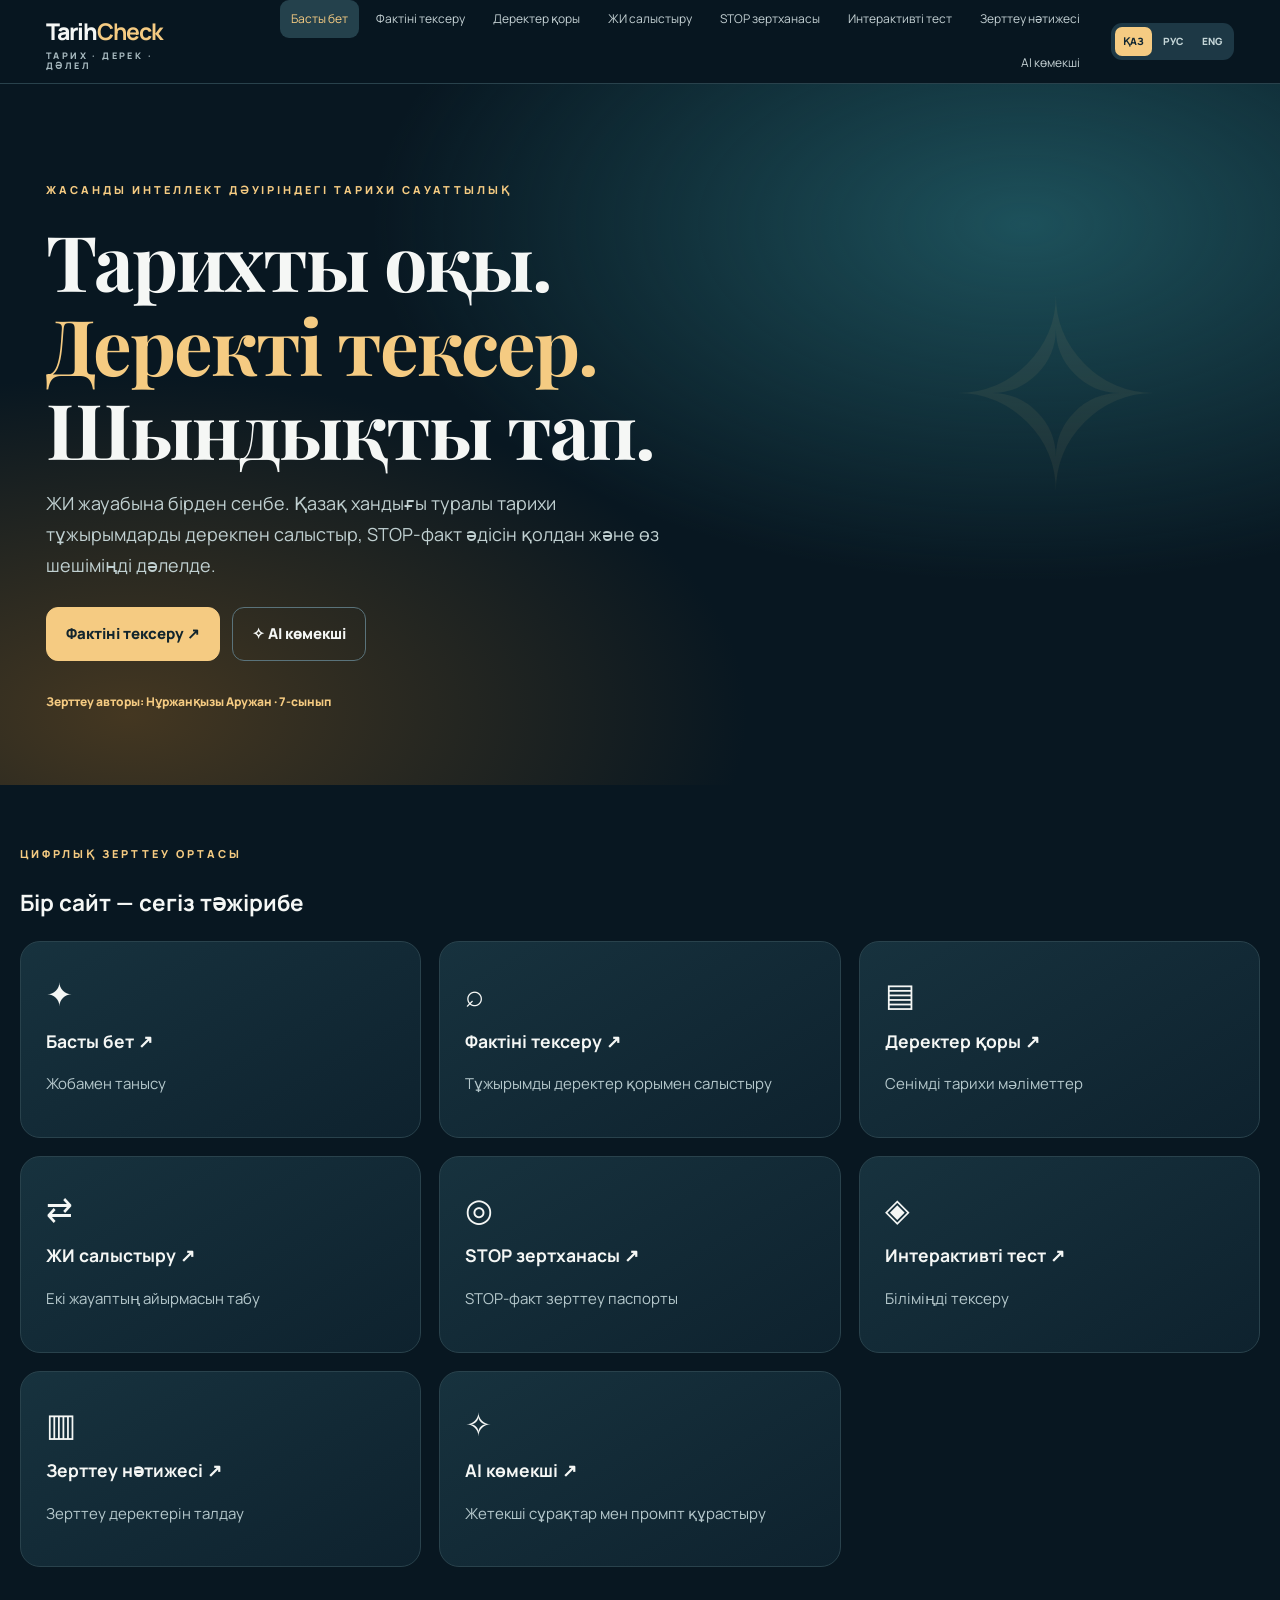
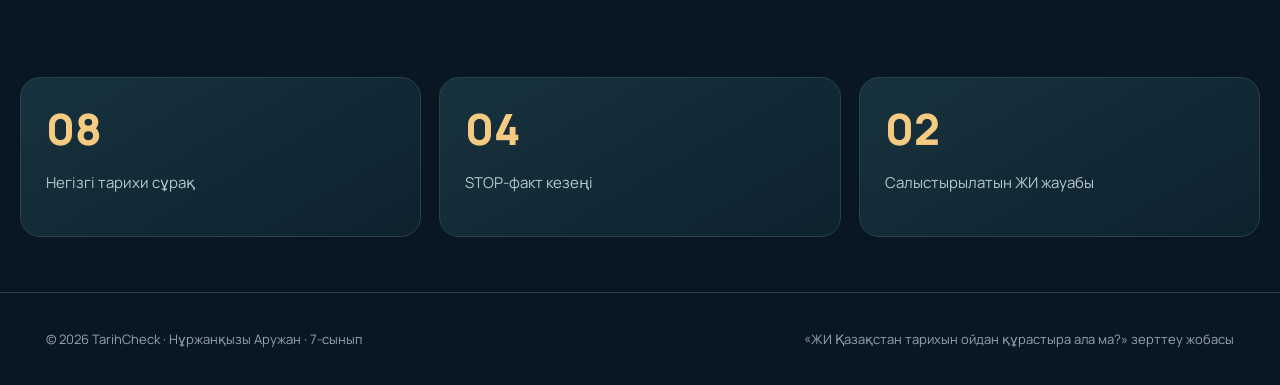
<file: index.html>
<!doctype html><html lang="kk"><head><meta charset="utf-8"><meta name="viewport" content="width=device-width,initial-scale=1"><title>Басты бет | TarihCheck</title><meta name="description" content="TarihCheck — Қазақ хандығы туралы тарихи деректерді STOP-факт әдісімен тексеру."><link rel="stylesheet" href="style.css"></head><body><header class="top"><div class="shell bar"><a class="logo" href="index.html">Tarih<b>Check</b><small>ТАРИХ · ДЕРЕК · ДӘЛЕЛ</small></a><nav class="nav"><a href="index.html" data-page="home">Басты бет</a><a href="check.html" data-page="check">Фактіні тексеру</a><a href="archive.html" data-page="archive">Деректер қоры</a><a href="compare.html" data-page="compare">ЖИ салыстыру</a><a href="lab.html" data-page="lab">STOP зертханасы</a><a href="quiz.html" data-page="quiz">Интерактивті тест</a><a href="results.html" data-page="results">Зерттеу нәтижесі</a><a href="assistant.html" data-page="assistant">AI көмекші</a></nav><div class="lang-switch"><button data-lang="kk" onclick="setLang('kk')">ҚАЗ</button><button data-lang="ru" onclick="setLang('ru')">РУС</button><button data-lang="en" onclick="setLang('en')">ENG</button></div></div></header><main><section class="hero"><div class="shell"><span class="eyebrow">ЖАСАНДЫ ИНТЕЛЛЕКТ ДӘУІРІНДЕГІ ТАРИХИ САУАТТЫЛЫҚ</span><h1>Тарихты оқы.<br><em>Деректі тексер.</em><br>Шындықты тап.</h1><p>ЖИ жауабына бірден сенбе. Қазақ хандығы туралы тарихи тұжырымдарды дерекпен салыстыр, STOP-факт әдісін қолдан және өз шешіміңді дәлелде.</p><div class="actions"><a class="btn" href="check.html">Фактіні тексеру ↗</a><a class="btn secondary" href="assistant.html">✧ AI көмекші</a></div><span class="tag">Зерттеу авторы: Нұржанқызы Аружан · 7-сынып</span></div></section><section class="section shell"><span class="eyebrow">ЦИФРЛЫҚ ЗЕРТТЕУ ОРТАСЫ</span><h2>Бір сайт — сегіз тәжірибе</h2><div class="grid"><a class="card link" href="index.html"><div class="icon">✦</div><h3>Басты бет ↗</h3><p>Жобамен танысу</p></a><a class="card link" href="check.html"><div class="icon">⌕</div><h3>Фактіні тексеру ↗</h3><p>Тұжырымды деректер қорымен салыстыру</p></a><a class="card link" href="archive.html"><div class="icon">▤</div><h3>Деректер қоры ↗</h3><p>Сенімді тарихи мәліметтер</p></a><a class="card link" href="compare.html"><div class="icon">⇄</div><h3>ЖИ салыстыру ↗</h3><p>Екі жауаптың айырмасын табу</p></a><a class="card link" href="lab.html"><div class="icon">◎</div><h3>STOP зертханасы ↗</h3><p>STOP-факт зерттеу паспорты</p></a><a class="card link" href="quiz.html"><div class="icon">◈</div><h3>Интерактивті тест ↗</h3><p>Біліміңді тексеру</p></a><a class="card link" href="results.html"><div class="icon">▥</div><h3>Зерттеу нәтижесі ↗</h3><p>Зерттеу деректерін талдау</p></a><a class="card link" href="assistant.html"><div class="icon">✧</div><h3>AI көмекші ↗</h3><p>Жетекші сұрақтар мен промпт құрастыру</p></a></div></section><section class="section shell"><div class="grid"><div class="card"><div class="number">08</div><p>Негізгі тарихи сұрақ</p></div><div class="card"><div class="number">04</div><p>STOP-факт кезеңі</p></div><div class="card"><div class="number">02</div><p>Салыстырылатын ЖИ жауабы</p></div></div></section></main><footer><div class="shell footerline"><span>© 2026 TarihCheck · Нұржанқызы Аружан · 7-сынып</span><span>«ЖИ Қазақстан тарихын ойдан құрастыра ала ма?» зерттеу жобасы</span></div></footer><script src="data.js"></script><script src="ai-client.js"></script><script src="app.js"></script><script src="i18n.js"></script></body></html>
</file>
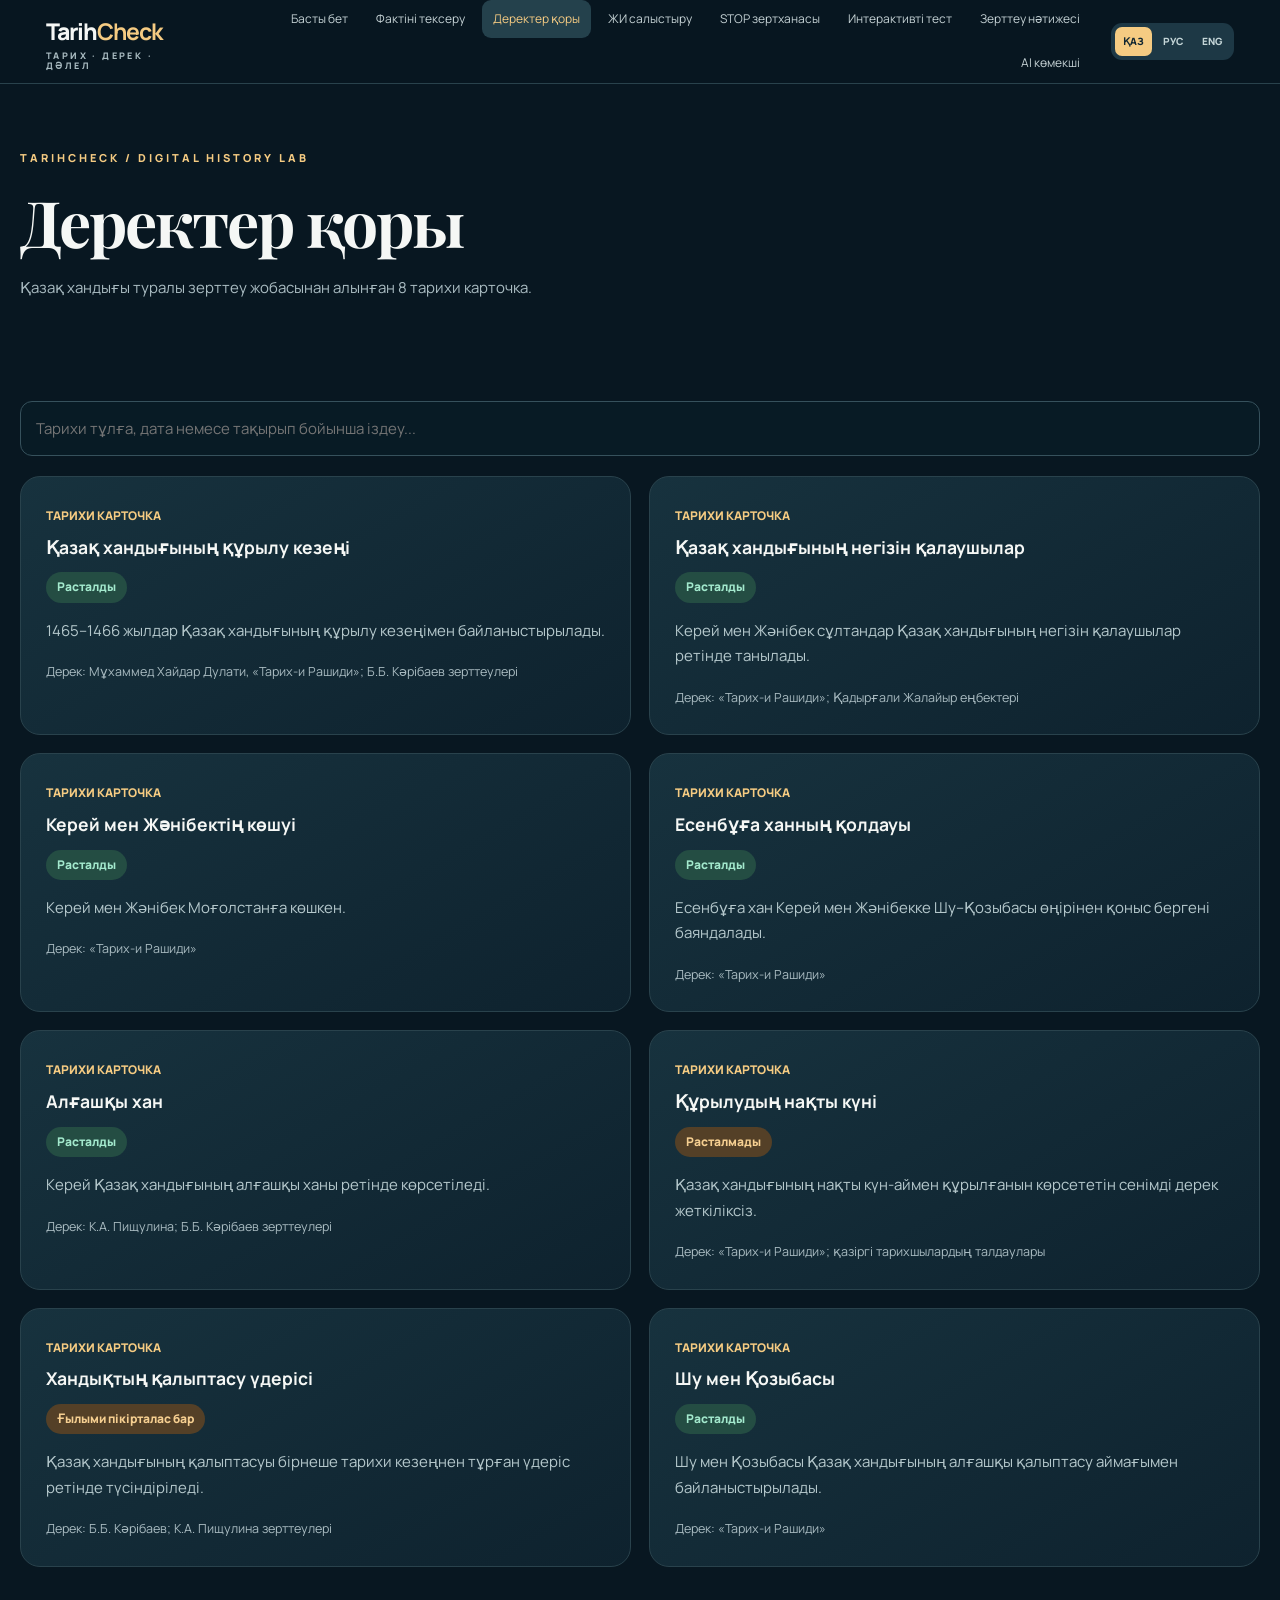
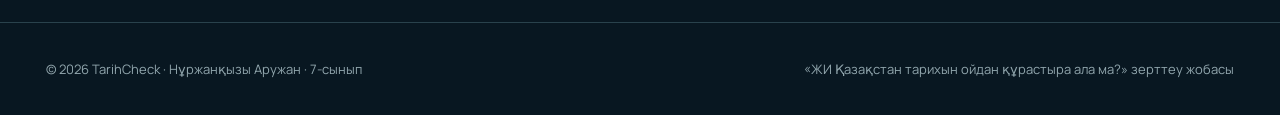
<file: archive.html>
<!doctype html><html lang="kk"><head><meta charset="utf-8"><meta name="viewport" content="width=device-width,initial-scale=1"><title>Деректер қоры | TarihCheck</title><meta name="description" content="TarihCheck — Қазақ хандығы туралы тарихи деректерді STOP-факт әдісімен тексеру."><link rel="stylesheet" href="style.css"></head><body><header class="top"><div class="shell bar"><a class="logo" href="index.html">Tarih<b>Check</b><small>ТАРИХ · ДЕРЕК · ДӘЛЕЛ</small></a><nav class="nav"><a href="index.html" data-page="home">Басты бет</a><a href="check.html" data-page="check">Фактіні тексеру</a><a href="archive.html" data-page="archive">Деректер қоры</a><a href="compare.html" data-page="compare">ЖИ салыстыру</a><a href="lab.html" data-page="lab">STOP зертханасы</a><a href="quiz.html" data-page="quiz">Интерактивті тест</a><a href="results.html" data-page="results">Зерттеу нәтижесі</a><a href="assistant.html" data-page="assistant">AI көмекші</a></nav><div class="lang-switch"><button data-lang="kk" onclick="setLang('kk')">ҚАЗ</button><button data-lang="ru" onclick="setLang('ru')">РУС</button><button data-lang="en" onclick="setLang('en')">ENG</button></div></div></header><main><div class="shell heading"><span class="eyebrow">TARIHCHECK / DIGITAL HISTORY LAB</span><h1>Деректер қоры</h1><p>Қазақ хандығы туралы зерттеу жобасынан алынған 8 тарихи карточка.</p></div><section class="shell section"><input id="search" placeholder="Тарихи тұлға, дата немесе тақырып бойынша іздеу..." oninput="drawArchive()"><div id="archiveList" class="grid two" style="margin-top:20px"></div></section></main><footer><div class="shell footerline"><span>© 2026 TarihCheck · Нұржанқызы Аружан · 7-сынып</span><span>«ЖИ Қазақстан тарихын ойдан құрастыра ала ма?» зерттеу жобасы</span></div></footer><script src="data.js"></script><script src="ai-client.js"></script><script src="app.js"></script><script src="i18n.js"></script></body></html>
</file>
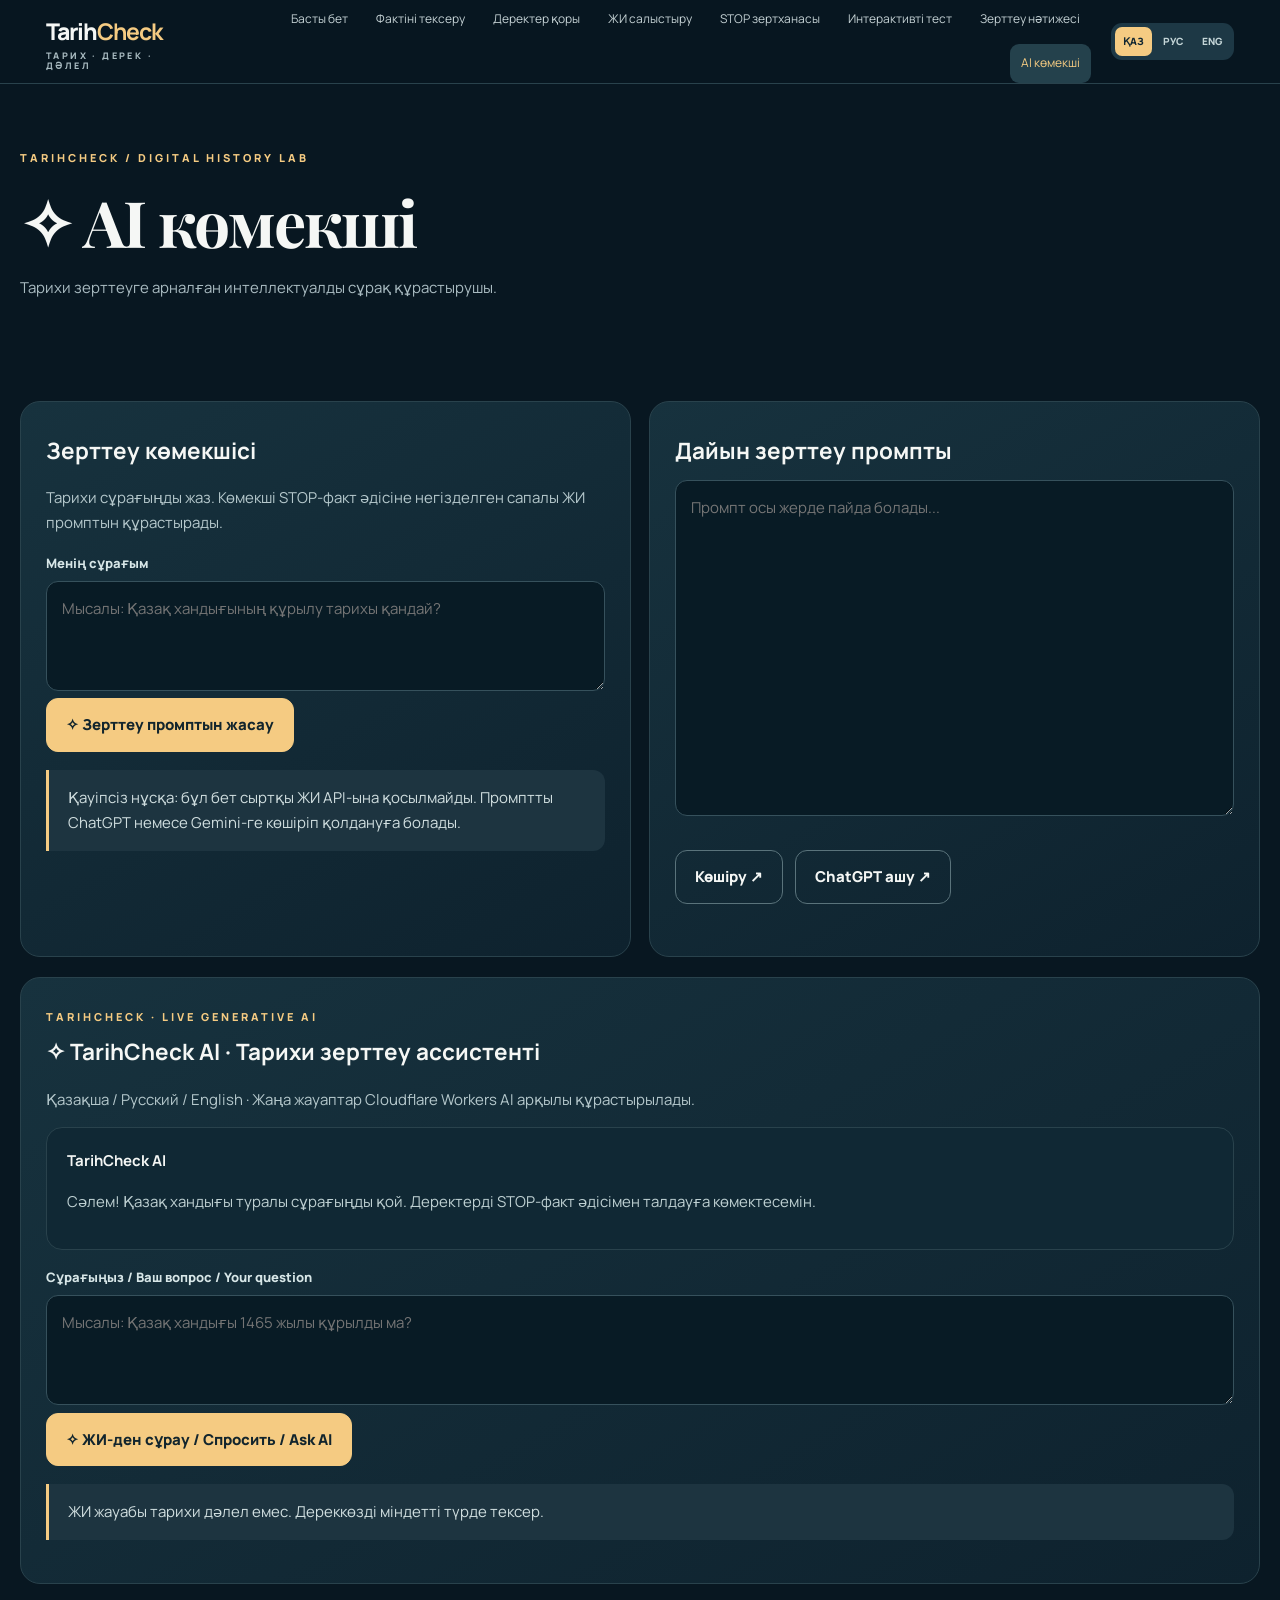
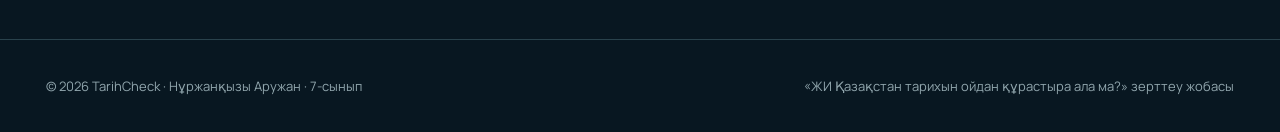
<file: assistant.html>
<!doctype html><html lang="kk"><head><meta charset="utf-8"><meta name="viewport" content="width=device-width,initial-scale=1"><title>AI көмекші | TarihCheck</title><meta name="description" content="TarihCheck — Қазақ хандығы туралы тарихи деректерді STOP-факт әдісімен тексеру."><link rel="stylesheet" href="style.css"></head><body><header class="top"><div class="shell bar"><a class="logo" href="index.html">Tarih<b>Check</b><small>ТАРИХ · ДЕРЕК · ДӘЛЕЛ</small></a><nav class="nav"><a href="index.html" data-page="home">Басты бет</a><a href="check.html" data-page="check">Фактіні тексеру</a><a href="archive.html" data-page="archive">Деректер қоры</a><a href="compare.html" data-page="compare">ЖИ салыстыру</a><a href="lab.html" data-page="lab">STOP зертханасы</a><a href="quiz.html" data-page="quiz">Интерактивті тест</a><a href="results.html" data-page="results">Зерттеу нәтижесі</a><a href="assistant.html" data-page="assistant">AI көмекші</a></nav><div class="lang-switch"><button data-lang="kk" onclick="setLang('kk')">ҚАЗ</button><button data-lang="ru" onclick="setLang('ru')">РУС</button><button data-lang="en" onclick="setLang('en')">ENG</button></div></div></header><main><div class="shell heading"><span class="eyebrow">TARIHCHECK / DIGITAL HISTORY LAB</span><h1>✧ AI көмекші</h1><p>Тарихи зерттеуге арналған интеллектуалды сұрақ құрастырушы.</p></div><section class="shell section"><div class="grid two"><div class="card"><h2>Зерттеу көмекшісі</h2><p>Тарихи сұрағыңды жаз. Көмекші STOP-факт әдісіне негізделген сапалы ЖИ промптын құрастырады.</p><label>Менің сұрағым</label><textarea id="aiQuestion" placeholder="Мысалы: Қазақ хандығының құрылу тарихы қандай?"></textarea><button class="btn" onclick="makePrompt()">✧ Зерттеу промптын жасау</button><div class="notice">Қауіпсіз нұсқа: бұл бет сыртқы ЖИ API-ына қосылмайды. Промптты ChatGPT немесе Gemini-ге көшіріп қолдануға болады.</div></div><div class="card"><h2>Дайын зерттеу промпты</h2><textarea id="aiOutput" rows="12" readonly placeholder="Промпт осы жерде пайда болады..."></textarea><div class="actions"><button class="btn secondary" onclick="copyPrompt()">Көшіру ↗</button><a class="btn secondary" href="https://chatgpt.com/" target="_blank" rel="noopener">ChatGPT ашу ↗</a></div><p id="copyMsg" class="muted"></p></div></div><div class="card" style="margin-top:20px"><span class="eyebrow">TARIHCHECK · LIVE GENERATIVE AI</span><h2>✧ TarihCheck AI · Тарихи зерттеу ассистенті</h2><p class="muted">Қазақша / Русский / English · Жаңа жауаптар Cloudflare Workers AI арқылы құрастырылады.</p><div id="liveConversation" class="list" aria-live="polite"><div class="record"><strong>TarihCheck AI</strong><p>Сәлем! Қазақ хандығы туралы сұрағыңды қой. Деректерді STOP-факт әдісімен талдауға көмектесемін.</p></div></div><label for="liveQuestion">Сұрағыңыз / Ваш вопрос / Your question</label><textarea id="liveQuestion" maxlength="1800" placeholder="Мысалы: Қазақ хандығы 1465 жылы құрылды ма?"></textarea><button class="btn" id="liveButton" onclick="askLiveAI()">✧ ЖИ-ден сұрау / Спросить / Ask AI</button><p id="liveState" class="muted" role="status"></p><div class="notice">ЖИ жауабы тарихи дәлел емес. Дереккөзді міндетті түрде тексер.</div></div></section></main><footer><div class="shell footerline"><span>© 2026 TarihCheck · Нұржанқызы Аружан · 7-сынып</span><span>«ЖИ Қазақстан тарихын ойдан құрастыра ала ма?» зерттеу жобасы</span></div></footer><script src="data.js"></script><script src="ai-client.js"></script><script src="app.js"></script><script src="i18n.js"></script></body></html>
</file>
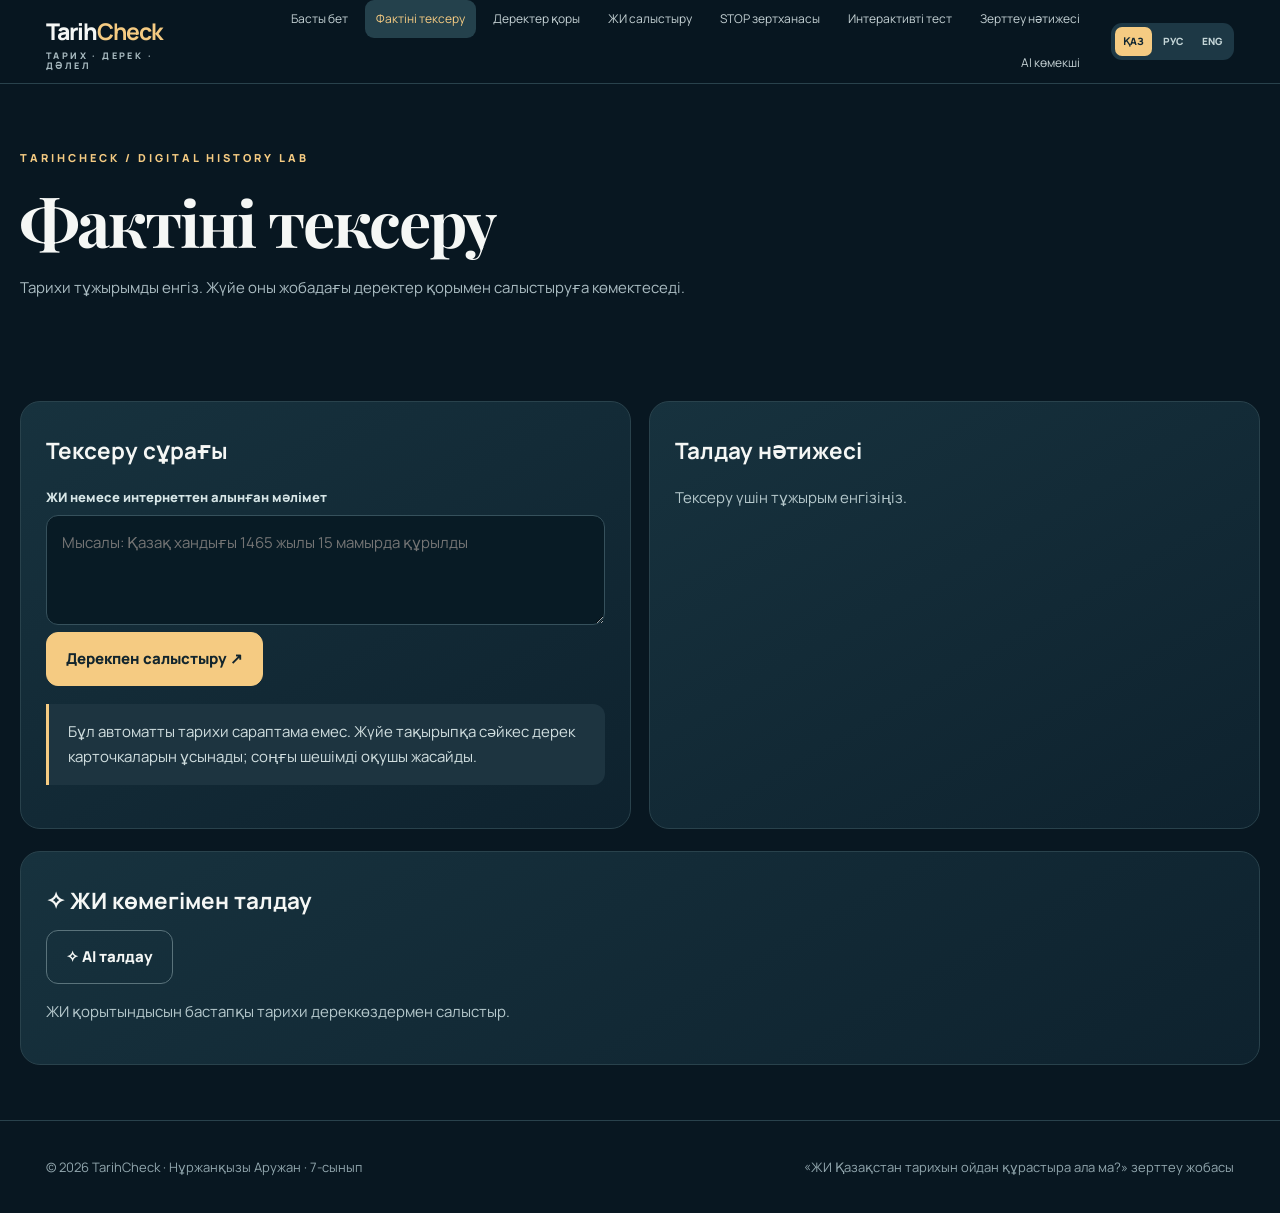
<file: check.html>
<!doctype html><html lang="kk"><head><meta charset="utf-8"><meta name="viewport" content="width=device-width,initial-scale=1"><title>Фактіні тексеру | TarihCheck</title><meta name="description" content="TarihCheck — Қазақ хандығы туралы тарихи деректерді STOP-факт әдісімен тексеру."><link rel="stylesheet" href="style.css"></head><body><header class="top"><div class="shell bar"><a class="logo" href="index.html">Tarih<b>Check</b><small>ТАРИХ · ДЕРЕК · ДӘЛЕЛ</small></a><nav class="nav"><a href="index.html" data-page="home">Басты бет</a><a href="check.html" data-page="check">Фактіні тексеру</a><a href="archive.html" data-page="archive">Деректер қоры</a><a href="compare.html" data-page="compare">ЖИ салыстыру</a><a href="lab.html" data-page="lab">STOP зертханасы</a><a href="quiz.html" data-page="quiz">Интерактивті тест</a><a href="results.html" data-page="results">Зерттеу нәтижесі</a><a href="assistant.html" data-page="assistant">AI көмекші</a></nav><div class="lang-switch"><button data-lang="kk" onclick="setLang('kk')">ҚАЗ</button><button data-lang="ru" onclick="setLang('ru')">РУС</button><button data-lang="en" onclick="setLang('en')">ENG</button></div></div></header><main><div class="shell heading"><span class="eyebrow">TARIHCHECK / DIGITAL HISTORY LAB</span><h1>Фактіні тексеру</h1><p>Тарихи тұжырымды енгіз. Жүйе оны жобадағы деректер қорымен салыстыруға көмектеседі.</p></div><section class="shell section"><div class="grid two"><div class="card"><h2>Тексеру сұрағы</h2><label for="claim">ЖИ немесе интернеттен алынған мәлімет</label><textarea id="claim" placeholder="Мысалы: Қазақ хандығы 1465 жылы 15 мамырда құрылды"></textarea><button class="btn" onclick="checkClaim()">Дерекпен салыстыру ↗</button><div class="notice">Бұл автоматты тарихи сараптама емес. Жүйе тақырыпқа сәйкес дерек карточкаларын ұсынады; соңғы шешімді оқушы жасайды.</div></div><div class="card"><h2>Талдау нәтижесі</h2><div id="checkResult"><p class="muted">Тексеру үшін тұжырым енгізіңіз.</p></div></div></div><div class="card" style="margin-top:22px"><h2>✧ ЖИ көмегімен талдау</h2><button class="btn secondary" onclick="analyzeWithAI('check')">✧ AI талдау</button><div id="aiAnalysis" class="record" style="display:none;white-space:pre-wrap;margin-top:15px" aria-live="polite"></div><p class="muted">ЖИ қорытындысын бастапқы тарихи дереккөздермен салыстыр.</p></div></section></main><footer><div class="shell footerline"><span>© 2026 TarihCheck · Нұржанқызы Аружан · 7-сынып</span><span>«ЖИ Қазақстан тарихын ойдан құрастыра ала ма?» зерттеу жобасы</span></div></footer><script src="data.js"></script><script src="ai-client.js"></script><script src="app.js"></script><script src="i18n.js"></script></body></html>
</file>
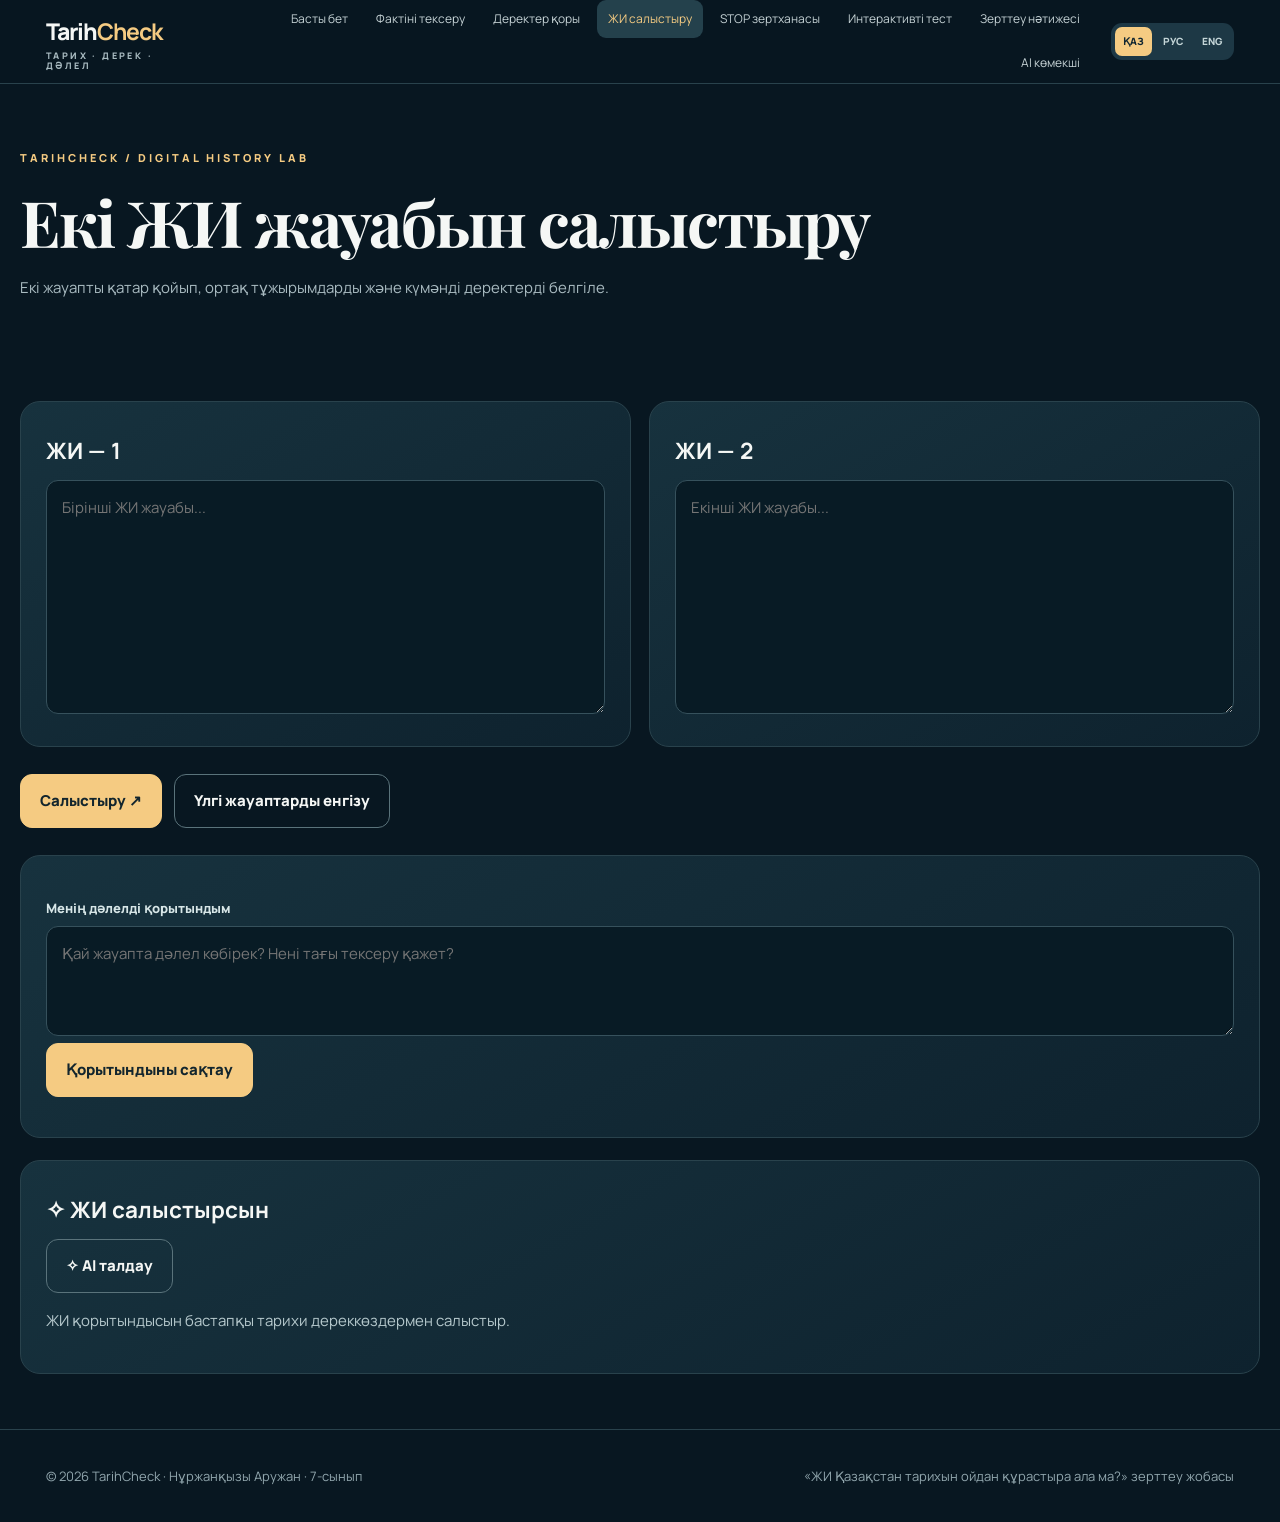
<file: compare.html>
<!doctype html><html lang="kk"><head><meta charset="utf-8"><meta name="viewport" content="width=device-width,initial-scale=1"><title>ЖИ салыстыру | TarihCheck</title><meta name="description" content="TarihCheck — Қазақ хандығы туралы тарихи деректерді STOP-факт әдісімен тексеру."><link rel="stylesheet" href="style.css"></head><body><header class="top"><div class="shell bar"><a class="logo" href="index.html">Tarih<b>Check</b><small>ТАРИХ · ДЕРЕК · ДӘЛЕЛ</small></a><nav class="nav"><a href="index.html" data-page="home">Басты бет</a><a href="check.html" data-page="check">Фактіні тексеру</a><a href="archive.html" data-page="archive">Деректер қоры</a><a href="compare.html" data-page="compare">ЖИ салыстыру</a><a href="lab.html" data-page="lab">STOP зертханасы</a><a href="quiz.html" data-page="quiz">Интерактивті тест</a><a href="results.html" data-page="results">Зерттеу нәтижесі</a><a href="assistant.html" data-page="assistant">AI көмекші</a></nav><div class="lang-switch"><button data-lang="kk" onclick="setLang('kk')">ҚАЗ</button><button data-lang="ru" onclick="setLang('ru')">РУС</button><button data-lang="en" onclick="setLang('en')">ENG</button></div></div></header><main><div class="shell heading"><span class="eyebrow">TARIHCHECK / DIGITAL HISTORY LAB</span><h1>Екі ЖИ жауабын салыстыру</h1><p>Екі жауапты қатар қойып, ортақ тұжырымдарды және күмәнді деректерді белгіле.</p></div><section class="shell section"><div class="grid two"><div class="card"><h2>ЖИ — 1</h2><textarea id="answerA" rows="8" placeholder="Бірінші ЖИ жауабы..."></textarea></div><div class="card"><h2>ЖИ — 2</h2><textarea id="answerB" rows="8" placeholder="Екінші ЖИ жауабы..."></textarea></div></div><div class="actions"><button class="btn" onclick="compareAnswers()">Салыстыру ↗</button><button class="btn secondary" onclick="compareDemo()">Үлгі жауаптарды енгізу</button></div><div id="compareResult" class="card hidden"></div><div class="card" style="margin-top:20px"><label>Менің дәлелді қорытындым</label><textarea id="comparisonNote" placeholder="Қай жауапта дәлел көбірек? Нені тағы тексеру қажет?"></textarea><button class="btn" onclick="saveComparison()">Қорытындыны сақтау</button><p id="comparisonSaved" class="muted"></p></div><div class="card" style="margin-top:22px"><h2>✧ ЖИ салыстырсын</h2><button class="btn secondary" onclick="analyzeWithAI('compare')">✧ AI талдау</button><div id="aiAnalysis" class="record" style="display:none;white-space:pre-wrap;margin-top:15px" aria-live="polite"></div><p class="muted">ЖИ қорытындысын бастапқы тарихи дереккөздермен салыстыр.</p></div></section></main><footer><div class="shell footerline"><span>© 2026 TarihCheck · Нұржанқызы Аружан · 7-сынып</span><span>«ЖИ Қазақстан тарихын ойдан құрастыра ала ма?» зерттеу жобасы</span></div></footer><script src="data.js"></script><script src="ai-client.js"></script><script src="app.js"></script><script src="i18n.js"></script></body></html>
</file>
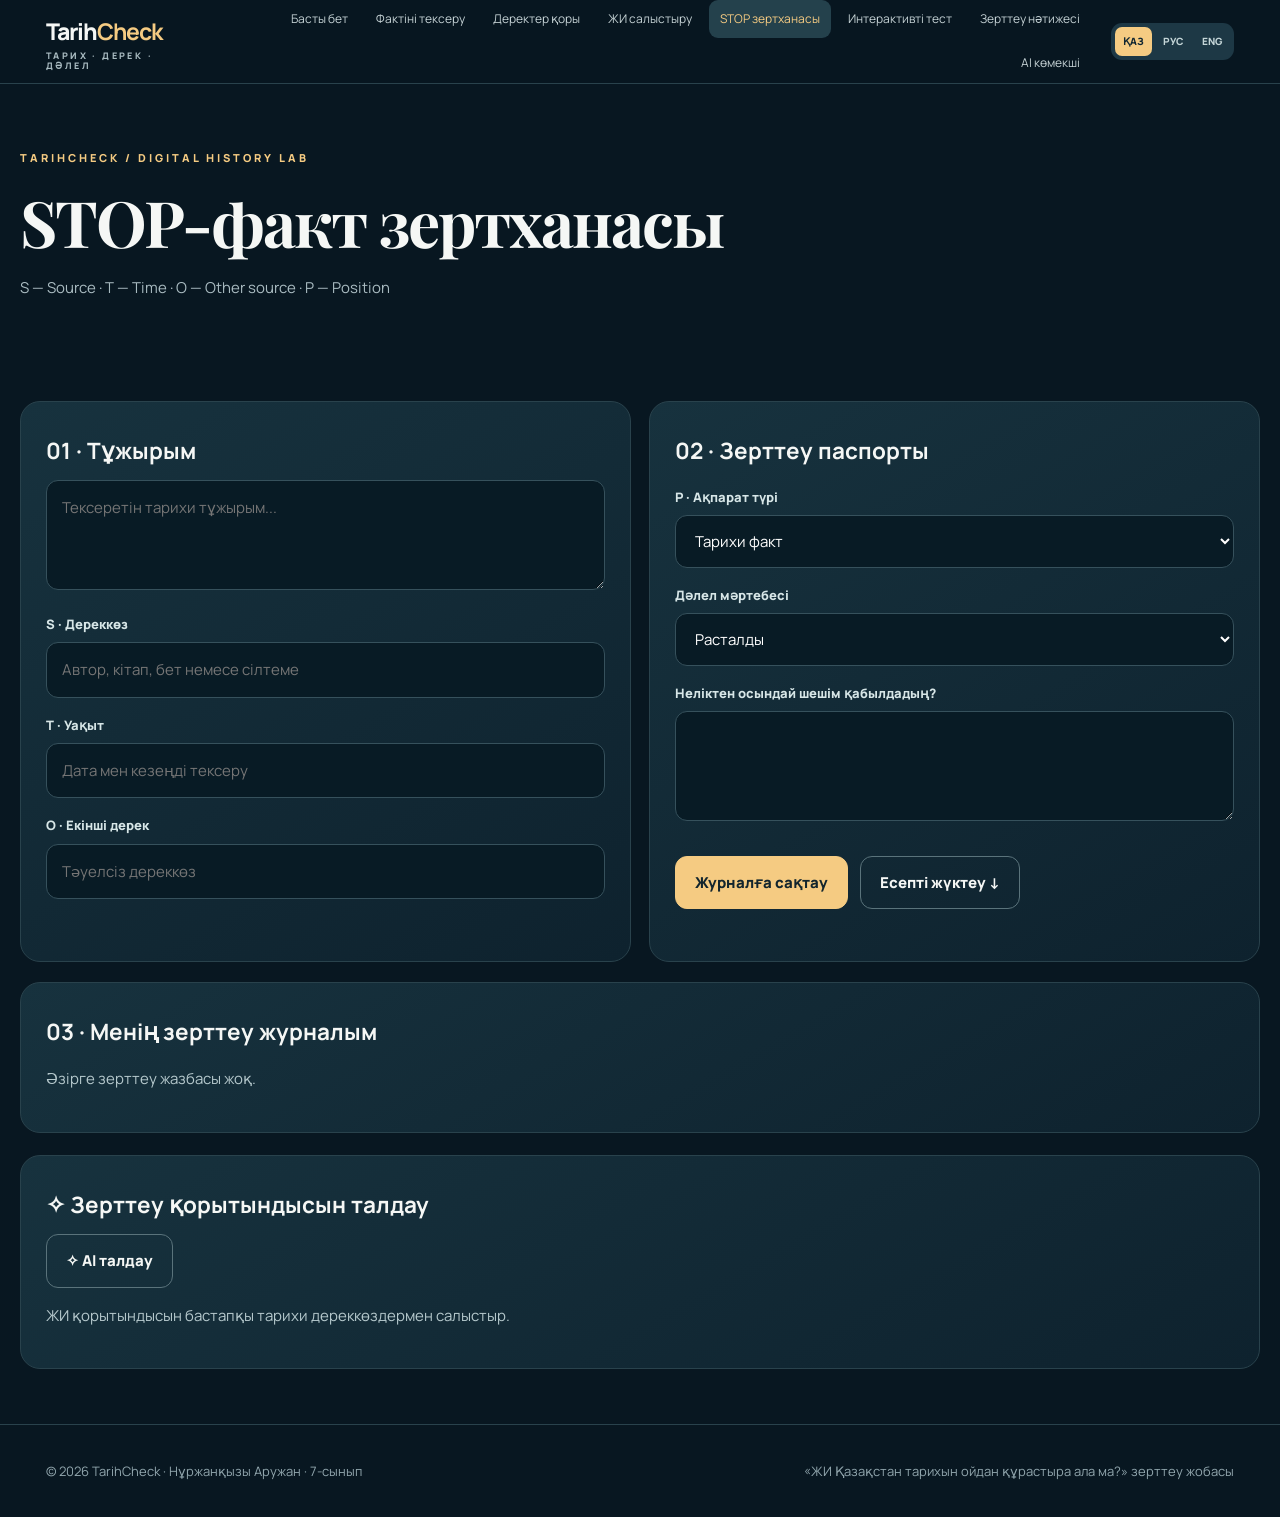
<file: lab.html>
<!doctype html><html lang="kk"><head><meta charset="utf-8"><meta name="viewport" content="width=device-width,initial-scale=1"><title>STOP зертханасы | TarihCheck</title><meta name="description" content="TarihCheck — Қазақ хандығы туралы тарихи деректерді STOP-факт әдісімен тексеру."><link rel="stylesheet" href="style.css"></head><body><header class="top"><div class="shell bar"><a class="logo" href="index.html">Tarih<b>Check</b><small>ТАРИХ · ДЕРЕК · ДӘЛЕЛ</small></a><nav class="nav"><a href="index.html" data-page="home">Басты бет</a><a href="check.html" data-page="check">Фактіні тексеру</a><a href="archive.html" data-page="archive">Деректер қоры</a><a href="compare.html" data-page="compare">ЖИ салыстыру</a><a href="lab.html" data-page="lab">STOP зертханасы</a><a href="quiz.html" data-page="quiz">Интерактивті тест</a><a href="results.html" data-page="results">Зерттеу нәтижесі</a><a href="assistant.html" data-page="assistant">AI көмекші</a></nav><div class="lang-switch"><button data-lang="kk" onclick="setLang('kk')">ҚАЗ</button><button data-lang="ru" onclick="setLang('ru')">РУС</button><button data-lang="en" onclick="setLang('en')">ENG</button></div></div></header><main><div class="shell heading"><span class="eyebrow">TARIHCHECK / DIGITAL HISTORY LAB</span><h1>STOP-факт зертханасы</h1><p>S — Source · T — Time · O — Other source · P — Position</p></div><section class="shell section"><div class="grid two"><div class="card"><h2>01 · Тұжырым</h2><textarea id="labClaim" placeholder="Тексеретін тарихи тұжырым..."></textarea><label>S · Дереккөз</label><input id="labSource" placeholder="Автор, кітап, бет немесе сілтеме"><label>T · Уақыт</label><input id="labTime" placeholder="Дата мен кезеңді тексеру"><label>O · Екінші дерек</label><input id="labOther" placeholder="Тәуелсіз дереккөз"></div><div class="card"><h2>02 · Зерттеу паспорты</h2><label>P · Ақпарат түрі</label><select id="labPosition"><option>Тарихи факт</option><option>Ғылыми пікір</option><option>Расталмаған тұжырым</option></select><label>Дәлел мәртебесі</label><select id="labStatus"><option>Расталды</option><option>Расталмады</option><option>Ғылыми пікірталас бар</option><option>Қате</option></select><label>Неліктен осындай шешім қабылдадың?</label><textarea id="labReason"></textarea><div class="actions"><button class="btn" onclick="saveLab()">Журналға сақтау</button><button class="btn secondary" onclick="exportLab()">Есепті жүктеу ↓</button></div></div></div><div class="card" style="margin-top:20px"><h2>03 · Менің зерттеу журналым</h2><div id="labHistory"></div></div><div class="card" style="margin-top:22px"><h2>✧ Зерттеу қорытындысын талдау</h2><button class="btn secondary" onclick="analyzeWithAI('lab')">✧ AI талдау</button><div id="aiAnalysis" class="record" style="display:none;white-space:pre-wrap;margin-top:15px" aria-live="polite"></div><p class="muted">ЖИ қорытындысын бастапқы тарихи дереккөздермен салыстыр.</p></div></section></main><footer><div class="shell footerline"><span>© 2026 TarihCheck · Нұржанқызы Аружан · 7-сынып</span><span>«ЖИ Қазақстан тарихын ойдан құрастыра ала ма?» зерттеу жобасы</span></div></footer><script src="data.js"></script><script src="ai-client.js"></script><script src="app.js"></script><script src="i18n.js"></script></body></html>
</file>
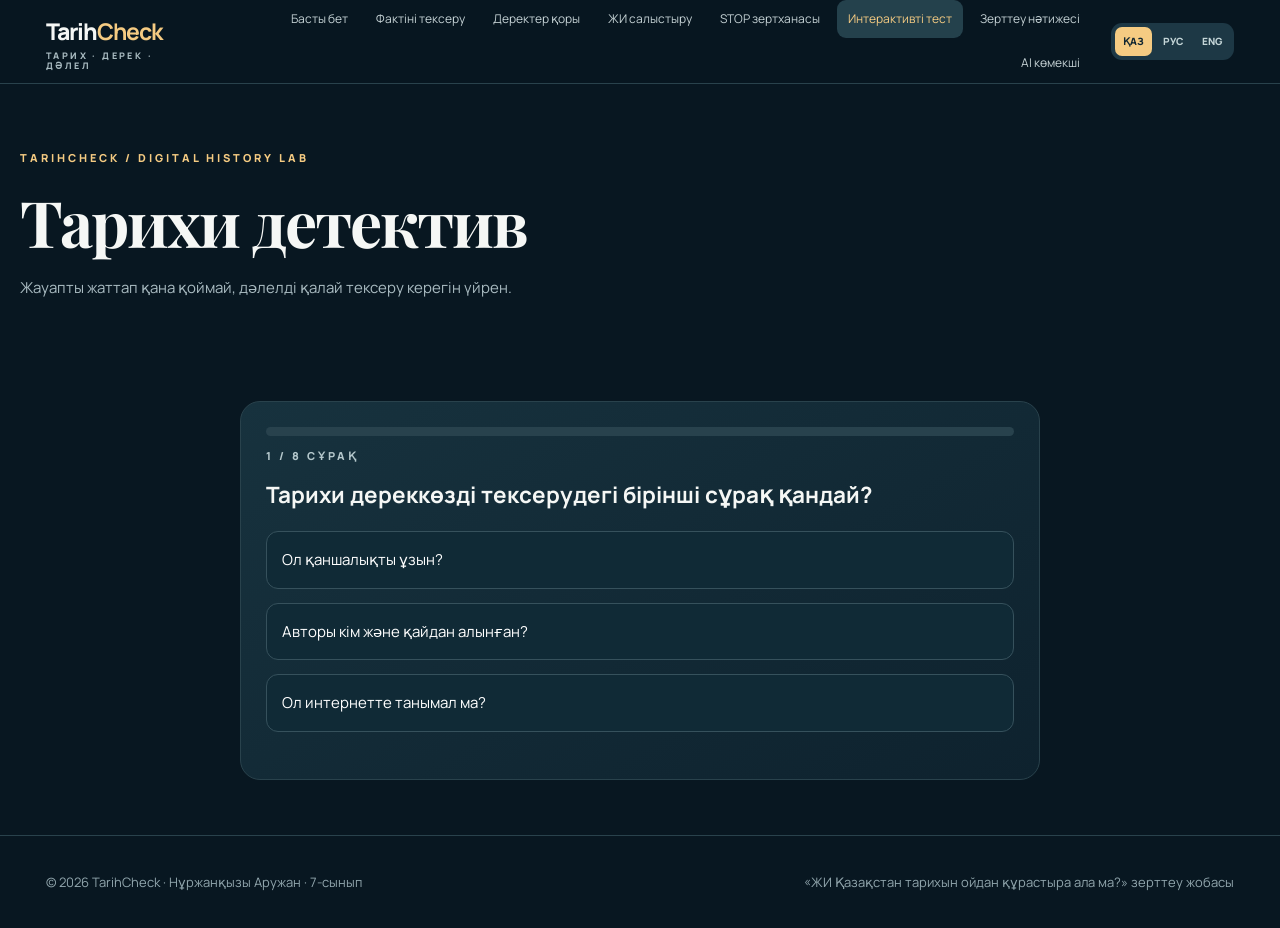
<file: quiz.html>
<!doctype html><html lang="kk"><head><meta charset="utf-8"><meta name="viewport" content="width=device-width,initial-scale=1"><title>Интерактивті тест | TarihCheck</title><meta name="description" content="TarihCheck — Қазақ хандығы туралы тарихи деректерді STOP-факт әдісімен тексеру."><link rel="stylesheet" href="style.css"></head><body><header class="top"><div class="shell bar"><a class="logo" href="index.html">Tarih<b>Check</b><small>ТАРИХ · ДЕРЕК · ДӘЛЕЛ</small></a><nav class="nav"><a href="index.html" data-page="home">Басты бет</a><a href="check.html" data-page="check">Фактіні тексеру</a><a href="archive.html" data-page="archive">Деректер қоры</a><a href="compare.html" data-page="compare">ЖИ салыстыру</a><a href="lab.html" data-page="lab">STOP зертханасы</a><a href="quiz.html" data-page="quiz">Интерактивті тест</a><a href="results.html" data-page="results">Зерттеу нәтижесі</a><a href="assistant.html" data-page="assistant">AI көмекші</a></nav><div class="lang-switch"><button data-lang="kk" onclick="setLang('kk')">ҚАЗ</button><button data-lang="ru" onclick="setLang('ru')">РУС</button><button data-lang="en" onclick="setLang('en')">ENG</button></div></div></header><main><div class="shell heading"><span class="eyebrow">TARIHCHECK / DIGITAL HISTORY LAB</span><h1>Тарихи детектив</h1><p>Жауапты жаттап қана қоймай, дәлелді қалай тексеру керегін үйрен.</p></div><section class="shell section"><div class="card" style="max-width:800px;margin:auto"><div class="progress"><div id="quizProgress" style="width:0%"></div></div><p class="eyebrow" id="quizCount"></p><h2 id="quizQuestion"></h2><div id="quizChoices"></div><p id="quizFeedback"></p><button class="btn hidden" id="quizNext" onclick="nextQuiz()">Келесі сұрақ →</button></div></section></main><footer><div class="shell footerline"><span>© 2026 TarihCheck · Нұржанқызы Аружан · 7-сынып</span><span>«ЖИ Қазақстан тарихын ойдан құрастыра ала ма?» зерттеу жобасы</span></div></footer><script src="data.js"></script><script src="ai-client.js"></script><script src="app.js"></script><script src="i18n.js"></script></body></html>
</file>
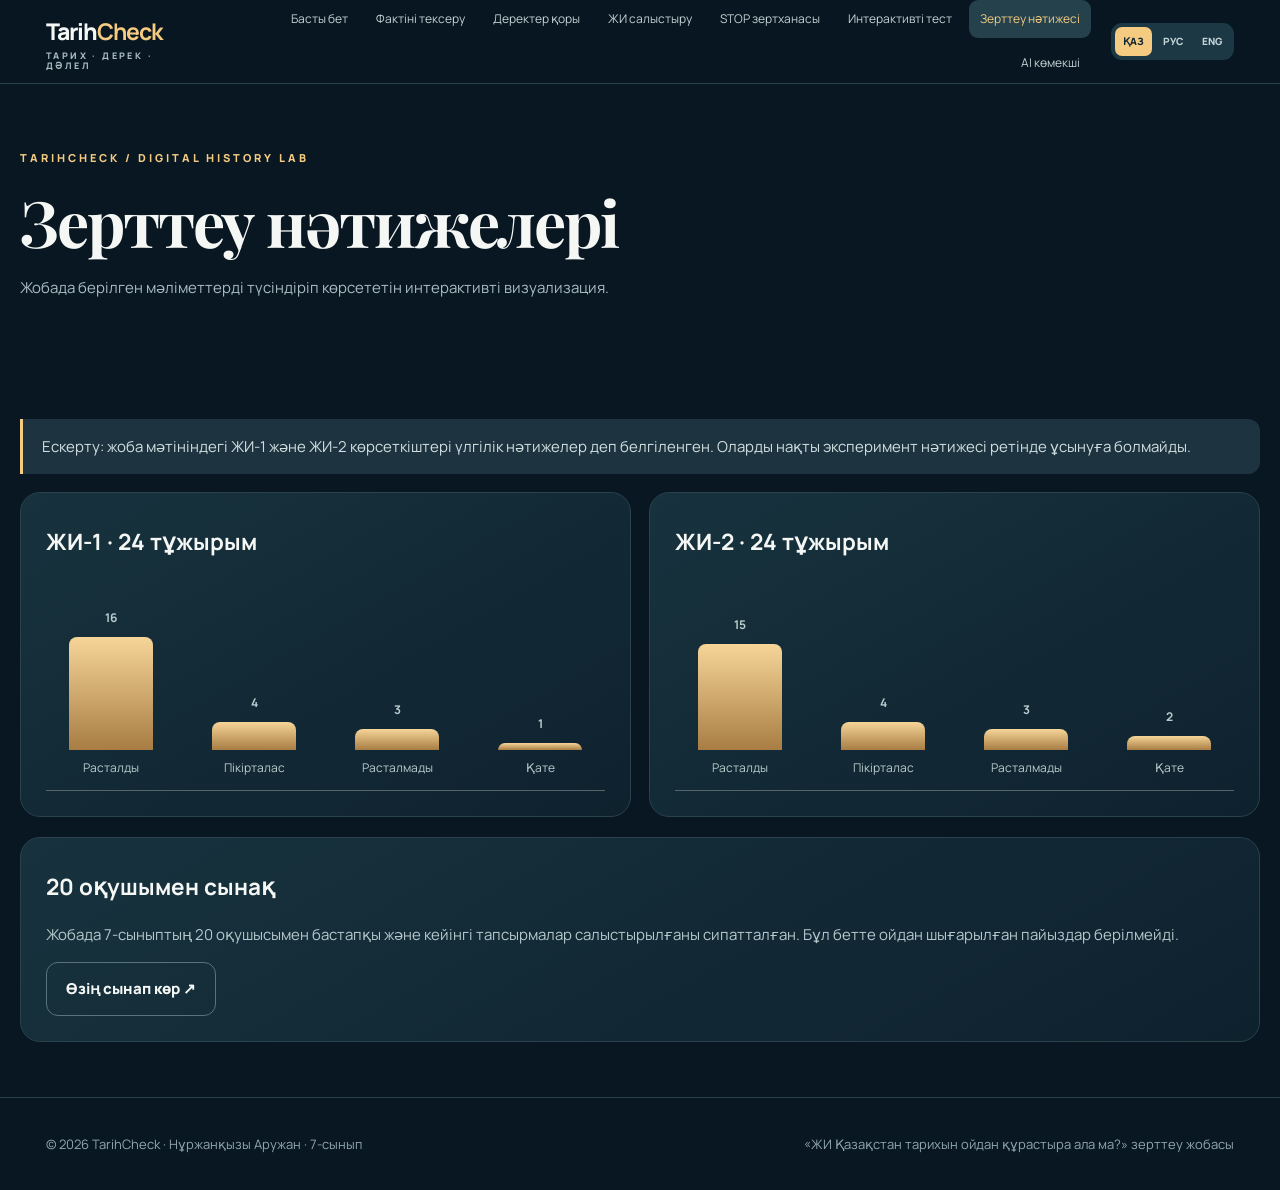
<file: results.html>
<!doctype html><html lang="kk"><head><meta charset="utf-8"><meta name="viewport" content="width=device-width,initial-scale=1"><title>Зерттеу нәтижесі | TarihCheck</title><meta name="description" content="TarihCheck — Қазақ хандығы туралы тарихи деректерді STOP-факт әдісімен тексеру."><link rel="stylesheet" href="style.css"></head><body><header class="top"><div class="shell bar"><a class="logo" href="index.html">Tarih<b>Check</b><small>ТАРИХ · ДЕРЕК · ДӘЛЕЛ</small></a><nav class="nav"><a href="index.html" data-page="home">Басты бет</a><a href="check.html" data-page="check">Фактіні тексеру</a><a href="archive.html" data-page="archive">Деректер қоры</a><a href="compare.html" data-page="compare">ЖИ салыстыру</a><a href="lab.html" data-page="lab">STOP зертханасы</a><a href="quiz.html" data-page="quiz">Интерактивті тест</a><a href="results.html" data-page="results">Зерттеу нәтижесі</a><a href="assistant.html" data-page="assistant">AI көмекші</a></nav><div class="lang-switch"><button data-lang="kk" onclick="setLang('kk')">ҚАЗ</button><button data-lang="ru" onclick="setLang('ru')">РУС</button><button data-lang="en" onclick="setLang('en')">ENG</button></div></div></header><main><div class="shell heading"><span class="eyebrow">TARIHCHECK / DIGITAL HISTORY LAB</span><h1>Зерттеу нәтижелері</h1><p>Жобада берілген мәліметтерді түсіндіріп көрсететін интерактивті визуализация.</p></div><section class="shell section"><div class="notice">Ескерту: жоба мәтініндегі ЖИ-1 және ЖИ-2 көрсеткіштері үлгілік нәтижелер деп белгіленген. Оларды нақты эксперимент нәтижесі ретінде ұсынуға болмайды.</div><div class="grid two"><div class="card"><h2>ЖИ-1 · 24 тұжырым</h2><div class="chart" id="chart1"></div></div><div class="card"><h2>ЖИ-2 · 24 тұжырым</h2><div class="chart" id="chart2"></div></div></div><div class="card" style="margin-top:20px"><h2>20 оқушымен сынақ</h2><p>Жобада 7-сыныптың 20 оқушысымен бастапқы және кейінгі тапсырмалар салыстырылғаны сипатталған. Бұл бетте ойдан шығарылған пайыздар берілмейді.</p><a class="btn secondary" href="quiz.html">Өзің сынап көр ↗</a></div></section></main><footer><div class="shell footerline"><span>© 2026 TarihCheck · Нұржанқызы Аружан · 7-сынып</span><span>«ЖИ Қазақстан тарихын ойдан құрастыра ала ма?» зерттеу жобасы</span></div></footer><script src="data.js"></script><script src="ai-client.js"></script><script src="app.js"></script><script src="i18n.js"></script></body></html>
</file>
<file: style.css>
@import url('https://fonts.googleapis.com/css2?family=Manrope:wght@400;500;600;700;800&family=Playfair+Display:wght@600;700&display=swap');
:root{--bg:#081721;--panel:#102633;--panel2:#173441;--gold:#f5cb82;--ink:#f5f7f5;--muted:#a9bbc1;--line:#29424c;--green:#71d5b4;--red:#ff8b8b}
*{box-sizing:border-box}body{margin:0;background:var(--bg);color:var(--ink);font:15px/1.7 Manrope,Arial,sans-serif}a{color:inherit;text-decoration:none}button,input,textarea,select{font:inherit}button{cursor:pointer}.shell{max-width:1240px;margin:auto;padding:0 26px}
.top{position:sticky;top:0;z-index:20;background:#081721eb;backdrop-filter:blur(16px);border-bottom:1px solid var(--line)}
.bar{display:flex;align-items:center;justify-content:space-between;min-height:76px;gap:20px}.logo{font-weight:800;font-size:23px;letter-spacing:-1px}.logo b{color:var(--gold)}.logo small{display:block;font-size:9px;letter-spacing:2.4px;color:var(--muted);line-height:1.1}.nav{display:flex;gap:6px;flex-wrap:wrap;justify-content:flex-end}.nav a{font-size:12px;padding:9px 11px;border-radius:9px;color:#c4d1d4}.nav a:hover,.nav a.active{background:#24414c;color:var(--gold)}
main{min-height:75vh}.hero{position:relative;padding:92px 0 72px;overflow:hidden;background:radial-gradient(ellipse at 80% 20%,#1d515b 0,transparent 45%),radial-gradient(ellipse at 10% 90%,#443721 0,transparent 38%)}.hero:after{content:"✧";position:absolute;right:9%;top:12%;font-size:260px;color:#f5cb8210;pointer-events:none}
.eyebrow{font-size:11px;letter-spacing:3px;text-transform:uppercase;color:var(--gold);font-weight:800}.hero h1,.heading h1{font:700 clamp(42px,6vw,86px)/1.09 'Playfair Display',Georgia,serif;letter-spacing:-2px;margin:18px 0}.hero h1 em{font-style:normal;color:var(--gold)}.hero p{font-size:18px;color:#c0d0d1;max-width:640px}.actions{display:flex;gap:12px;flex-wrap:wrap;margin:27px 0}.btn{display:inline-flex;align-items:center;justify-content:center;gap:10px;background:var(--gold);border:1px solid var(--gold);color:#12252d;border-radius:12px;padding:13px 19px;font-weight:800;transition:.2s}.btn:hover{transform:translateY(-2px);filter:brightness(1.08)}.btn.secondary{background:transparent;color:var(--ink);border-color:#5a737b}.btn.small{padding:8px 12px;font-size:12px}
.section{padding:55px 0}.heading{padding:60px 0 30px}.heading h1{font-size:clamp(38px,5vw,64px)}.heading p,.muted{color:var(--muted)}.grid{display:grid;grid-template-columns:repeat(3,minmax(0,1fr));gap:18px}.grid.two{grid-template-columns:repeat(2,minmax(0,1fr))}.card{border:1px solid var(--line);border-radius:20px;background:linear-gradient(150deg,#17323e,#0e222e);padding:25px;min-width:0}.card h2,.card h3{margin:5px 0 10px}.card p{color:#b5c8cc}.number{font-size:43px;color:var(--gold);font-weight:800;line-height:1.2}.icon{font-size:32px}.card.link:hover{border-color:var(--gold);transform:translateY(-3px);transition:.2s}
label{display:block;font-size:13px;font-weight:800;margin:16px 0 7px;color:#d7e6e7}input,textarea,select{width:100%;background:#081b25;color:white;border:1px solid #36515c;padding:14px 15px;border-radius:12px;outline:0}input:focus,textarea:focus,select:focus{border-color:var(--gold)}textarea{resize:vertical;min-height:110px}.notice{padding:15px 19px;border-left:3px solid var(--gold);background:#1d3440;border-radius:0 12px 12px 0;color:#d0dedf;margin:18px 0}.status{display:inline-block;border-radius:100px;padding:5px 11px;font-size:12px;font-weight:800;background:#244d43;color:#a3e9cd}.status.orange{background:#544027;color:#f6cf91}.status.red{background:#532f37;color:#ffb3b3}
.list{display:grid;gap:13px}.record{border:1px solid var(--line);border-radius:16px;padding:20px;background:#102834}.record h3{margin:0 0 8px}.record p{color:#bed0d2}.tag{color:var(--gold);font-size:12px;font-weight:800}.step{display:flex;gap:16px;align-items:start;margin:16px 0}.bubble{width:43px;height:43px;flex:0 0 43px;border-radius:12px;background:#32515b;display:grid;place-items:center;color:var(--gold);font-weight:800;font-size:22px}
footer{padding:35px 0;border-top:1px solid var(--line);color:#91a6ad;font-size:13px}.footerline{display:flex;justify-content:space-between;gap:20px;flex-wrap:wrap}.hidden{display:none!important}
.progress{height:9px;border-radius:100px;background:#28424d;overflow:hidden}.progress>div{height:100%;background:var(--gold);transition:.2s}
.choice{width:100%;text-align:left;background:#102a36;color:#fff;border:1px solid #36515c;padding:15px;border-radius:12px;margin:7px 0}.choice:hover{border-color:var(--gold)}.choice.selected{background:#375144;border-color:var(--green)}
.chart{display:flex;align-items:end;gap:13px;height:220px;border-bottom:1px solid #53656a;padding:12px 0}.chart .barcol{flex:1;display:flex;flex-direction:column;justify-content:end;align-items:center;gap:8px;height:100%;font-size:12px;color:#b9ccce}.chart .fill{width:65%;border-radius:8px 8px 0 0;background:linear-gradient(#f6d599,#a87d43)}
@media(max-width:950px){.bar{display:block;padding:13px 0}.nav{justify-content:start;margin-top:10px;overflow-x:auto;flex-wrap:nowrap;padding-bottom:6px}.nav a{white-space:nowrap}.grid,.grid.two{grid-template-columns:1fr 1fr}}
@media(max-width:620px){.shell{padding:0 17px}.hero{padding:55px 0}.grid,.grid.two{grid-template-columns:1fr}.card{padding:19px}.hero h1{letter-spacing:-1px}.heading{padding:35px 0 20px}}

.lang-switch{display:flex;gap:3px;background:#1d3845;padding:4px;border-radius:11px}.lang-switch button{border:0;background:transparent;color:#c4d5d7;border-radius:7px;padding:6px 8px;font-size:10px;font-weight:800}.lang-switch button.active{background:var(--gold);color:#102631}@media(max-width:950px){.lang-switch{margin:9px 0;display:inline-flex}}
</file>
